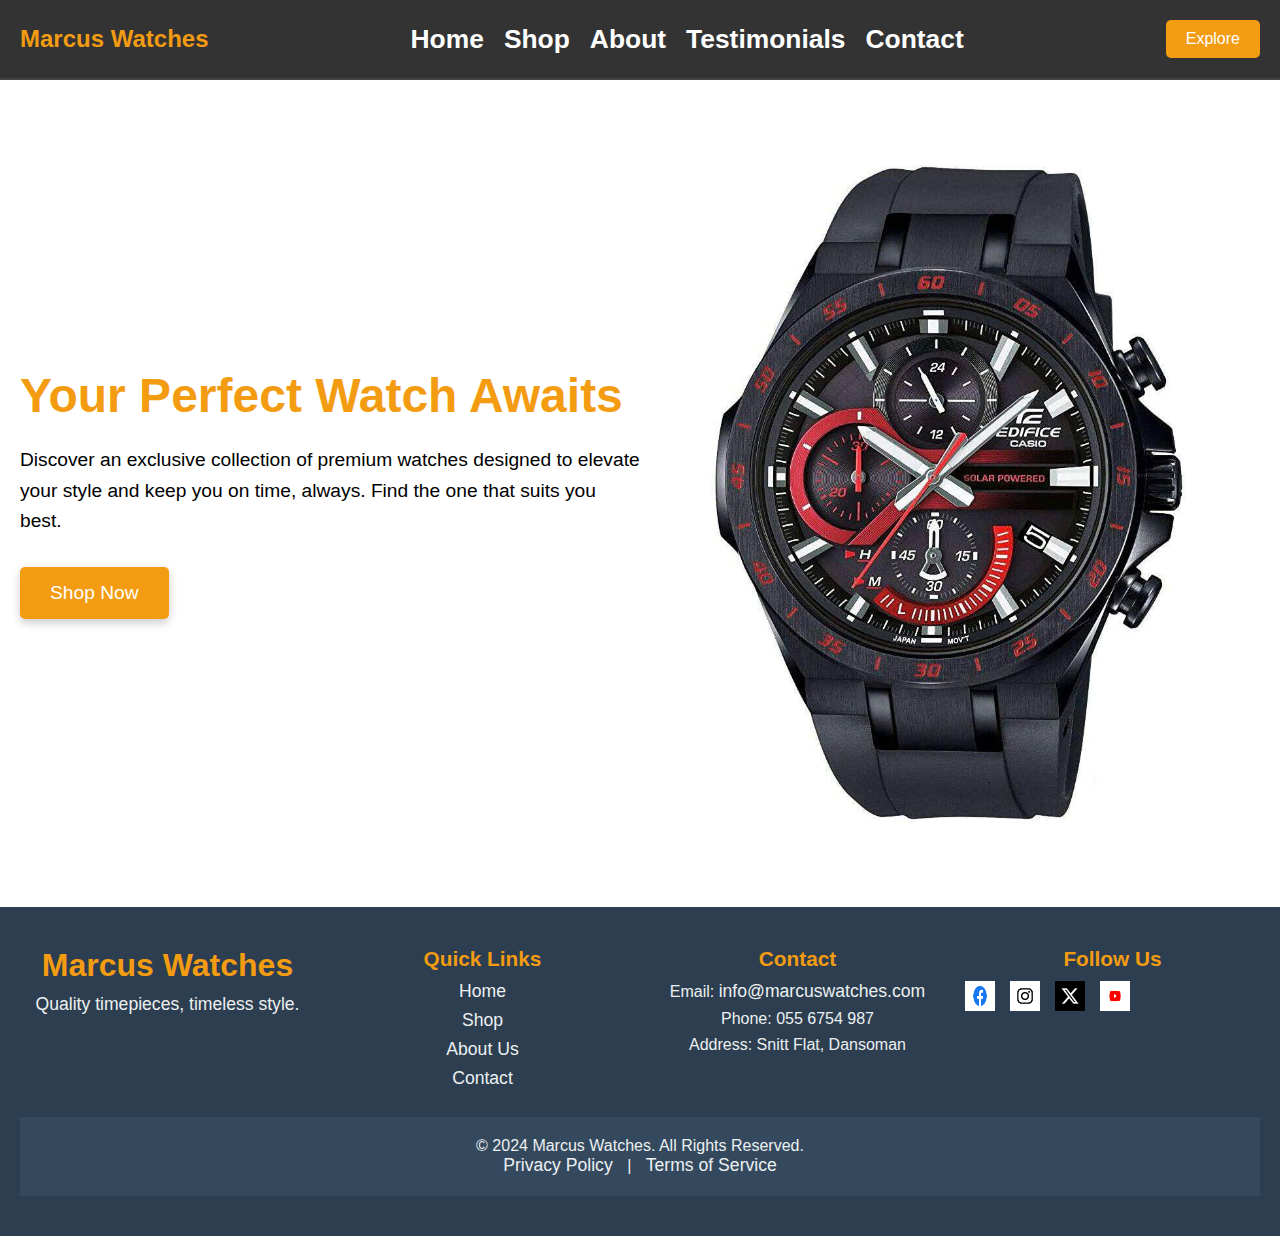
<file: index.html>
<!DOCTYPE html>
<html lang="en">
<head>
    <meta charset="UTF-8">
    <meta name="viewport" content="width=device-width, initial-scale=1.0">
    <title>Document</title>
    <link rel="stylesheet" href="./style.css">
</head>
<body>
    <nav>
        <div>Marcus Watches</div>

        <div class="nav-links">
            <div class="nav-links">
                <p><a href="./index.html">Home</a></p>
                <p><a href="./Shop now/index.html">Shop</a></p>
                <p><a href="./About/index.html">About</a></p>
                <p><a href="./testimonials/index.html">Testimonials</a></p>
                <p><a href="./Contact/index.html">Contact</a></p>
            </div>
        </div>

        <button>
            Explore
        </button>
    </nav>

    <section id="hero">
        <div>
            <h2>Your Perfect Watch Awaits</h2>
            <p>Discover an exclusive collection of premium watches designed to elevate your style and keep you on time, always. Find the one that suits you best.</p>
        
            <button>
                Shop Now
            </button>
        </div>
        

        <div>
            <img src="./images/photo_10_2024-12-17_02-35-41.jpg" alt="">
        </div>
    </section>

   






       

        
        </div>
        </div>

    </section>

    <footer>
        <div class="footer-content">
            <div class="footer-logo">
                <h3>Marcus Watches</h3>
                <p>Quality timepieces, timeless style.</p>
            </div>
            
            <div class="footer-links">
                <h4>Quick Links</h4>
                <ul>
                    <li><a href="#">Home</a></li>
                    <li><a href="#">Shop</a></li>
                    <li><a href="#">About Us</a></li>
                    <li><a href="#">Contact</a></li>
                </ul>
            </div>
            
            <div class="footer-contact">
                <h4>Contact</h4>
                <ul>
                    <li>Email: <a href="mailto:info@owusumarcus44.com">info@marcuswatches.com</a></li>
                    <li>Phone: 055 6754 987</li>
                    <li>Address: Snitt Flat, Dansoman</li>
                </ul>
            </div>
            
            <div class="footer-social">
                <h4>Follow Us</h4>
                <div class="social-icons">
                    <a href="#" target="_blank"><img src="images/fb.jpg" alt="Facebook"></a>
                    <a href="#" target="_blank"><img src="images/Ig.jpg" alt="Instagram"></a>
                    <a href="#" target="_blank"><img src="images/twitter.jpg" alt="Twitter"></a>
                    <a href="#" target="_blank"><img src="images/youtube.jpg" alt="YouTube"></a>
                </div>
            </div>
        </div>
        
        <div class="footer-bottom">
            <p>&copy; 2024 Marcus Watches. All Rights Reserved.</p>
            <div class="footer-terms">
                <a href="#">Privacy Policy</a> | <a href="#">Terms of Service</a>
            </div>
        </div>
    </footer>
    
    
    
</body>
</html>
</file>
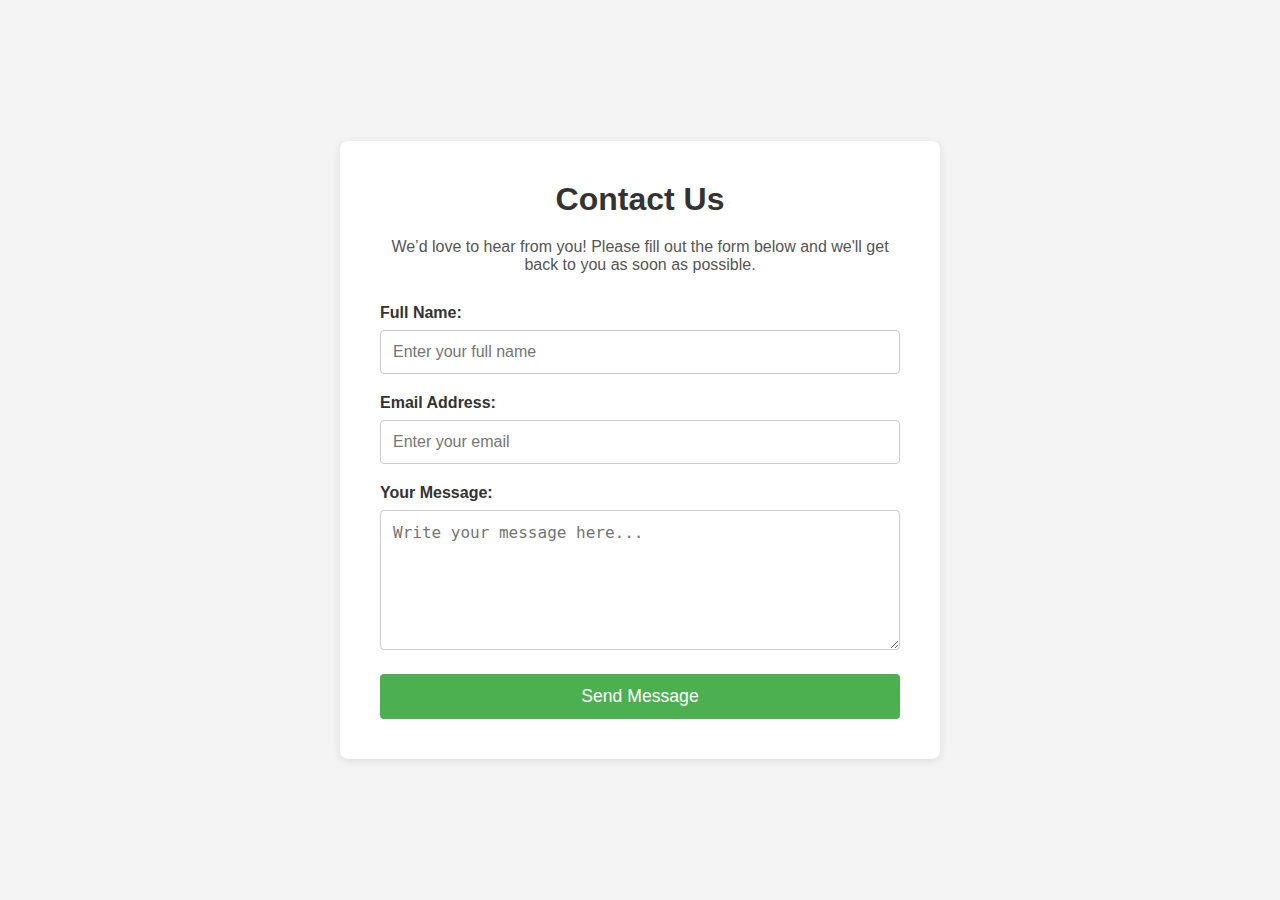
<file: Contact/index.html>
<!DOCTYPE html>
<html lang="en">
<head>
    <meta charset="UTF-8">
    <meta name="viewport" content="width=device-width, initial-scale=1.0">
    <title>Contact Form - Marcus Watches</title>
    <link rel="stylesheet" href="style.css">
</head>
<body>
    <div class="form-container">
        <h1>Contact Us</h1>
        <p>We’d love to hear from you! Please fill out the form below and we'll get back to you as soon as possible.</p>

        <form action="#" method="POST">
            <div class="form-group">
                <label for="name">Full Name:</label>
                <input type="text" id="name" name="name" placeholder="Enter your full name" required>
            </div>

            <div class="form-group">
                <label for="email">Email Address:</label>
                <input type="email" id="email" name="email" placeholder="Enter your email" required>
            </div>

            <div class="form-group">
                <label for="message">Your Message:</label>
                <textarea id="message" name="message" rows="6" placeholder="Write your message here..." required></textarea>
            </div>

            <button type="submit">Send Message</button>
        </form>
    </div>
</body>
</html>
</file>
<file: style.css>
/* General Reset */
* {
    margin: 0;
    padding: 0;
    box-sizing: border-box;
}

/* Body and Background */
body {
    font-family: 'Arial', sans-serif;
    background-color: #f4f4f4;
}

/* Navbar Styles */
nav {
    display: flex;
    justify-content: space-between;
    align-items: center;
    padding: 20px;
    background-color: #333; /* Dark background color */
    color: #fff;
    position: sticky;
    top: 0;
    z-index: 100;
    border-bottom: 2px solid #444; /* Subtle border for separation */
}

nav div:first-child {
    font-size: 1.5em;
    font-weight: bold;
    color: #f39c12; /* Bright color for logo */
}

nav div:last-child {
    display: flex;
    gap: 20px;
}

nav p {
    margin: 0;
}

nav a {
    color: #fff;
    text-decoration: none;
    font-size: 1.1em;
    transition: color 0.3s ease;
}

nav a:hover {
    color: #f39c12; /* Hover effect to match logo color */
}

nav button {
    background-color: #f39c12;
    color: white;
    border: none;
    padding: 10px 20px;
    font-size: 1em;
    cursor: pointer;
    border-radius: 5px;
    transition: background-color 0.3s ease, transform 0.3s ease;
}

nav button:hover {
    background-color: #e67e22; /* Slightly darker color on hover */
    transform: translateY(-2px);
}

nav button:active {
    transform: translateY(2px);
}

nav .nav-links{
    display: flex;
    justify-content: space-between;
    gap: 1rem;
}

/* Responsive Design */
@media (max-width: 768px) {
    nav {
        flex-direction: column;
        align-items: flex-start;
        padding: 15px;
    }

    nav div:first-child {
        font-size: 1.3em;
        margin-bottom: 10px;
    }

    nav div:last-child {
        width: 100%;
        display: flex;
        flex-direction: column;
        gap: 10px;
    }

    nav button {
        width: 100%;
        padding: 12px 0;
        margin-top: 10px;
    }

    nav a {
        font-size: 1em;
        padding: 5px 0;
    }
}
/* Hero Section Styles */
#hero {
    display: flex;
    justify-content: space-between;
    align-items: center;
    padding: 80px 20px;
    background-color: #ffffff; /* Dark background for a clean, modern look */
    color: #fff;
    position: relative;
    overflow: hidden;
}

#hero div {
    flex: 1; /* Ensures both sections take up equal space */
}

#hero h2 {
    font-size: 3em;
    font-weight: bold;
    margin-bottom: 20px;
    line-height: 1.2;
    color: #f39c12; /* Bright yellow for emphasis */
}

#hero p {
    font-size: 1.2em;
    line-height: 1.6;
    color: #000; /* Lighter text for contrast */
    margin-bottom: 30px;
}

#hero button {
    background-color: #f39c12;
    color: white;
    border: none;
    padding: 15px 30px;
    font-size: 1.2em;
    cursor: pointer;
    border-radius: 5px;
    transition: background-color 0.3s ease, transform 0.3s ease;
    box-shadow: 0 4px 10px rgba(0, 0, 0, 0.2); /* Subtle shadow for depth */
}

#hero button:hover {
    background-color: #e67e22; /* Slightly darker hover effect */
    transform: translateY(-5px); /* Slight lift effect on hover */
}

#hero button:active {
    transform: translateY(2px); /* Pressed effect on button click */
}

#hero div:last-child {
    display: flex;
    justify-content: center;
    align-items: center;
}

#hero img {
    width: 100%;
    max-width: 500px; /* Restricts image size */
    height: auto;
    border-radius: 15px; /* Rounded corners */
     /* Larger shadow for more depth */
    object-fit: cover; /* Ensures image stays within bounds */
    transition: transform 0.3s ease-in-out;
}

#hero img:hover {
    transform: scale(1.1); /* Slight zoom effect when hovering over image */
}

/* Adding background gradient overlay */
#hero::before {
    content: "";
    position: absolute;
    top: 0;
    left: 0;
    width: 100%;
    height: 100%;
    z-index: 1;
}

/* Making sure text stays above the gradient */
#hero > div {
    z-index: 2;
}

/* Responsive Design for Mobile */
@media (max-width: 768px) {
    #hero {
        flex-direction: column;
        text-align: center;
        padding: 50px 20px;
    }

    #hero div {
        margin-bottom: 30px;
    }

    #hero h2 {
        font-size: 2.5em; /* Slightly smaller heading */
    }

    #hero p {
        font-size: 1.1em; /* Smaller paragraph text for mobile */
    }

    #hero button {
        width: 80%; /* Full width button on mobile */
        padding: 15px;
    }

    #hero img {
        max-width: 80%; /* Image scales down on mobile */
    }
}


/* Featured Section Styles */
#featured {
    display: flex;
    flex-wrap: wrap;
    justify-content: space-around;
    gap: 30px;
    padding: 80px 20px;
    background-color: #ecf0f1; /* Light background for contrast */
}

#featured div {
    position: relative;
    width: 300px; /* Fixed width for each item */
    background-color: #fff;
    border-radius: 10px;
    overflow: hidden; /* Prevents overflow of the image */
    box-shadow: 0 8px 15px rgba(0, 0, 0, 0.1);
    transition: transform 0.3s ease;
}

#featured div:hover {
    transform: translateY(-5px); /* Lift effect on hover */
}

#featured img {
    width: 100%;
    height: 250px;
    object-fit: cover; /* Ensures the image covers the space */
    transition: transform 0.3s ease;
}

#featured div:hover img {
    transform: scale(1.05); /* Zoom effect on hover */
}

#featured div > div {
    padding: 20px;
    text-align: center;
}

#featured p {
    margin: 10px 0;
    font-size: 1.1em;
    font-weight: bold;
    color: #2c3e50; /* Dark color for text */
}

#featured p:nth-child(2) {
    color: #f39c12; /* Price color */
}

#featured button {
    background-color: #f39c12;
    color: white;
    border: none;
    padding: 10px 20px;
    font-size: 1.1em;
    cursor: pointer;
    border-radius: 5px;
    margin-top: 10px;
    transition: background-color 0.3s ease, transform 0.3s ease;
}

#featured button:hover {
    background-color: #e67e22; /* Darker hover effect */
    transform: translateY(-2px); /* Button lift effect */
}

#featured button:active {
    transform: translateY(2px); /* Press effect */
}

/* Responsive Design */
@media (max-width: 768px) {
    #featured {
        justify-content: center;
    }

    #featured div {
        width: 250px; /* Smaller width for mobile */
    }
}
/* Footer Styles */
footer {
    background-color: #2c3e50; /* Dark background for footer */
    color: #ecf0f1; /* Light text color */
    padding: 40px 20px;
    font-family: 'Arial', sans-serif;
    text-align: center;
}

.footer-content {
    display: flex;
    justify-content: space-between;
    flex-wrap: wrap;
    gap: 20px;
    margin-bottom: 20px;
}

.footer-logo {
    flex: 1;
    min-width: 250px;
}

.footer-logo h3 {
    font-size: 2em;
    color: #f39c12; /* Accent color */
    margin-bottom: 10px;
}

.footer-logo p {
    font-size: 1.1em;
}

.footer-links, .footer-contact, .footer-social {
    flex: 1;
    min-width: 200px;
}

.footer-links h4, .footer-contact h4, .footer-social h4 {
    font-size: 1.3em;
    margin-bottom: 10px;
    color: #f39c12;
}

.footer-links ul, .footer-contact ul {
    list-style-type: none;
    padding: 0;
}

.footer-links ul li, .footer-contact ul li {
    margin: 8px 0;
}

.footer-links ul li a, .footer-contact ul li a {
    text-decoration: none;
    color: #ecf0f1;
    font-size: 1.1em;
}

.footer-links ul li a:hover, .footer-contact ul li a:hover {
    color: #f39c12;
}

.footer-social .social-icons {
    display: flex;
    gap: 15px;
}

.footer-social .social-icons a img {
    width: 30px;
    height: 30px;
    transition: transform 0.3s ease;
}

.footer-social .social-icons a:hover img {
    transform: scale(1.1);
}

.footer-bottom {
    background-color: #34495e; /* Slightly lighter background */
    padding: 20px;
    text-align: center;
    font-size: 1em;
}

.footer-bottom p {
    margin: 0;
}

.footer-terms a {
    text-decoration: none;
    color: #ecf0f1;
    margin: 0 10px;
    font-size: 1.1em;
}

.footer-terms a:hover {
    color: #f39c12;
}

/* Responsive Design */
@media (max-width: 768px) {
    .footer-content {
        flex-direction: column;
        align-items: center;
    }

    .footer-logo, .footer-links, .footer-contact, .footer-social {
        text-align: center;
        margin-bottom: 20px;
    }

    .footer-social .social-icons {
        justify-content: center;
    }
}
</file>
<file: Contact/style.css>
/* General Reset */
* {
    margin: 0;
    padding: 0;
    box-sizing: border-box;
}

body {
    font-family: 'Arial', sans-serif;
    background-color: #f4f4f4;
    display: flex;
    justify-content: center;
    align-items: center;
    min-height: 100vh;
    padding: 20px;
}

.form-container {
    background-color: #fff;
    padding: 40px;
    border-radius: 8px;
    box-shadow: 0 2px 10px rgba(0, 0, 0, 0.1);
    max-width: 600px;
    width: 100%;
}

h1 {
    text-align: center;
    color: #333;
    margin-bottom: 20px;
}

p {
    text-align: center;
    font-size: 1rem;
    color: #555;
    margin-bottom: 30px;
}

/* Form Group */
.form-group {
    margin-bottom: 20px;
}

.form-group label {
    font-weight: bold;
    color: #333;
    margin-bottom: 8px;
    display: block;
}

.form-group input,
.form-group textarea {
    width: 100%;
    padding: 12px;
    border: 1px solid #ccc;
    border-radius: 4px;
    font-size: 1rem;
    color: #333;
}

.form-group input:focus,
.form-group textarea:focus {
    outline: none;
    border-color: #4CAF50;
    box-shadow: 0 0 5px rgba(0, 255, 0, 0.3);
}

.form-group textarea {
    resize: vertical;
}

/* Submit Button */
button {
    background-color: #4CAF50;
    color: white;
    padding: 12px 20px;
    border: none;
    border-radius: 4px;
    width: 100%;
    font-size: 1.1rem;
    cursor: pointer;
    transition: background-color 0.3s ease;
}

button:hover {
    background-color: #45a049;
}
</file>
